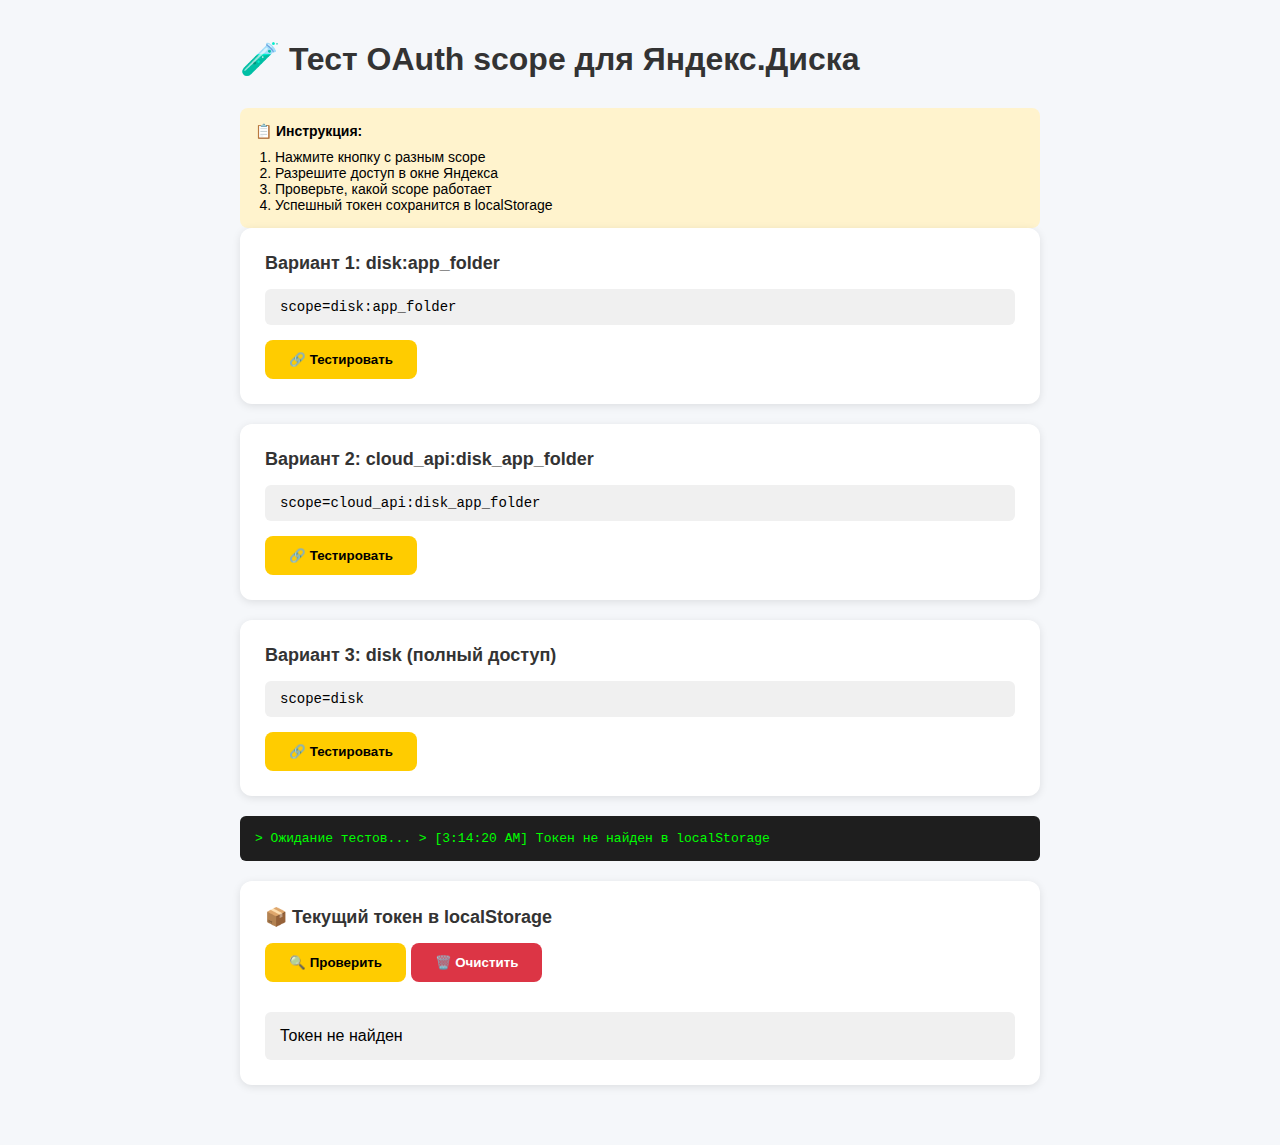
<file: test-oauth-scope.html>
<!DOCTYPE html>
<html lang="ru">
<head>
    <meta charset="UTF-8">
    <meta name="viewport" content="width=device-width, initial-scale=1.0">
    <title>Тест OAuth scope - Яндекс.Диск</title>
    <style>
        * { margin: 0; padding: 0; box-sizing: border-box; font-family: -apple-system, BlinkMacSystemFont, 'Segoe UI', sans-serif; }
        body { padding: 40px; background: #f5f7fa; }
        .container { max-width: 800px; margin: 0 auto; }
        h1 { margin-bottom: 30px; color: #333; }
        .card { background: white; padding: 25px; border-radius: 12px; margin-bottom: 20px; box-shadow: 0 2px 8px rgba(0,0,0,0.1); }
        .card h2 { margin-bottom: 15px; color: #333; font-size: 18px; }
        .scope-code { background: #f0f0f0; padding: 10px 15px; border-radius: 6px; font-family: monospace; font-size: 14px; margin-bottom: 15px; }
        .btn { display: inline-block; padding: 12px 24px; background: #fc0; color: #000; text-decoration: none; border-radius: 8px; font-weight: 600; border: none; cursor: pointer; }
        .btn:hover { background: #f9a800; }
        .result { margin-top: 15px; padding: 12px; border-radius: 6px; font-size: 14px; }
        .result.success { background: #e8f5e9; color: #2e7d32; }
        .result.error { background: #ffebee; color: #c62828; }
        .result.info { background: #e3f2fd; color: #1976d2; }
        .log { background: #1e1e1e; color: #00ff00; padding: 15px; border-radius: 6px; font-family: monospace; font-size: 13px; margin-top: 15px; max-height: 300px; overflow-y: auto; }
        .debug-info { margin-top: 20px; padding: 15px; background: #fff3cd; border-radius: 8px; font-size: 14px; }
    </style>
</head>
<body>
    <div class="container">
        <h1>🧪 Тест OAuth scope для Яндекс.Диска</h1>
        
        <div class="debug-info">
            <strong>📋 Инструкция:</strong>
            <ol style="margin-top: 10px; padding-left: 20px;">
                <li>Нажмите кнопку с разным scope</li>
                <li>Разрешите доступ в окне Яндекса</li>
                <li>Проверьте, какой scope работает</li>
                <li>Успешный токен сохранится в localStorage</li>
            </ol>
        </div>

        <div class="card">
            <h2>Вариант 1: <code>disk:app_folder</code></h2>
            <div class="scope-code">scope=disk:app_folder</div>
            <button class="btn" onclick="testScope('disk:app_folder')">🔗 Тестировать</button>
            <div id="result1" class="result" style="display:none;"></div>
        </div>

        <div class="card">
            <h2>Вариант 2: <code>cloud_api:disk_app_folder</code></h2>
            <div class="scope-code">scope=cloud_api:disk_app_folder</div>
            <button class="btn" onclick="testScope('cloud_api:disk_app_folder')">🔗 Тестировать</button>
            <div id="result2" class="result" style="display:none;"></div>
        </div>

        <div class="card">
            <h2>Вариант 3: <code>disk</code> (полный доступ)</h2>
            <div class="scope-code">scope=disk</div>
            <button class="btn" onclick="testScope('disk')">🔗 Тестировать</button>
            <div id="result3" class="result" style="display:none;"></div>
        </div>

        <div class="log" id="log">
            > Ожидание тестов...
        </div>

        <div class="card" style="margin-top: 20px;">
            <h2>📦 Текущий токен в localStorage</h2>
            <button class="btn" onclick="checkToken()" style="margin-bottom: 15px;">🔍 Проверить</button>
            <button class="btn" onclick="clearToken()" style="background: #dc3545; color: white;">🗑️ Очистить</button>
            <pre id="tokenInfo" style="margin-top: 15px; background: #f0f0f0; padding: 15px; border-radius: 6px; overflow-x: auto;"></pre>
        </div>
    </div>

    <script>
        const CLIENT_ID = '2a94b6a0e172478fb391f58901a12446';
        const REDIRECT_URI = 'https://kkav45.github.io/sopb/yandex-auth-callback.html';

        function log(message) {
            const logEl = document.getElementById('log');
            const time = new Date().toLocaleTimeString();
            logEl.innerHTML += `\n> [${time}] ${message}`;
            logEl.scrollTop = logEl.scrollHeight;
        }

        function testScope(scope) {
            log(`Запуск теста со scope: ${scope}`);
            
            const params = new URLSearchParams({
                response_type: 'token',
                client_id: CLIENT_ID,
                redirect_uri: REDIRECT_URI,
                scope: scope,
                force_confirm: 'yes'
            });

            const authUrl = `https://oauth.yandex.ru/authorize?${params}`;
            log(`Открываем: ${authUrl.substring(0, 100)}...`);

            // Открываем в новом окне
            const popup = window.open(authUrl, '_blank', 'width=600,height=700');
            
            // Слушаем сообщения от popup
            window.addEventListener('message', function handleMessage(event) {
                if (event.data && event.data.type === 'YANDEX_TOKEN') {
                    log(`✅ Токен получен для scope: ${scope}`);
                    popup.close();
                    showResult(scope, true, 'Токен успешно получен!');
                    window.removeEventListener('message', handleMessage);
                }
            });

            // Проверяем hash текущего окна (если открылось в том же окне)
            setTimeout(() => {
                const hash = window.location.hash;
                if (hash && hash.includes('access_token')) {
                    log(`✅ Токен получен (hash) для scope: ${scope}`);
                    showResult(scope, true, 'Токен успешно получен!');
                } else if (hash && hash.includes('error')) {
                    const params = new URLSearchParams(hash.substring(1));
                    const error = params.get('error');
                    const errorDesc = params.get('error_description');
                    log(`❌ Ошибка: ${error} - ${errorDesc}`);
                    showResult(scope, false, `${error}: ${errorDesc}`);
                }
            }, 3000);
        }

        function showResult(scope, success, message) {
            let resultId;
            if (scope === 'disk:app_folder') resultId = 'result1';
            else if (scope === 'cloud_api:disk_app_folder') resultId = 'result2';
            else resultId = 'result3';

            const el = document.getElementById(resultId);
            el.style.display = 'block';
            el.className = `result ${success ? 'success' : 'error'}`;
            el.textContent = message;
        }

        function checkToken() {
            const tokenStr = localStorage.getItem('yandex-disk-token');
            const pre = document.getElementById('tokenInfo');
            
            if (!tokenStr) {
                pre.textContent = 'Токен не найден';
                log('Токен не найден в localStorage');
                return;
            }

            try {
                const token = JSON.parse(tokenStr);
                const expiresAt = token.expiresAt ? new Date(token.expiresAt).toLocaleString() : 'Н/Д';
                const isExpired = Date.now() >= token.expiresAt;
                
                pre.textContent = JSON.stringify({
                    'Access Token': token.accessToken ? token.accessToken.substring(0, 30) + '...' : 'Нет',
                    'Refresh Token': token.refreshToken ? 'Есть' : 'Нет',
                    'Истекает': expiresAt,
                    'Истёк': isExpired ? '❌ Да' : '✅ Нет'
                }, null, 2);
                
                log('Токен найден: ' + (isExpired ? 'истёк' : 'действителен'));
            } catch (e) {
                pre.textContent = 'Ошибка чтения токена: ' + e.message;
            }
        }

        function clearToken() {
            localStorage.removeItem('yandex-disk-token');
            document.getElementById('tokenInfo').textContent = 'Токен удалён';
            log('Токен очищен из localStorage');
        }

        // Обработка callback после возврата от Яндекса
        window.addEventListener('DOMContentLoaded', () => {
            const hash = window.location.hash;
            if (hash && hash.includes('access_token')) {
                const params = new URLSearchParams(hash.substring(1));
                const accessToken = params.get('access_token');
                const expiresIn = params.get('expires_in');

                if (accessToken) {
                    localStorage.setItem('yandex-disk-token', JSON.stringify({
                        accessToken: accessToken,
                        refreshToken: null,
                        expiresAt: Date.now() + (parseInt(expiresIn) || 31536000) * 1000
                    }));

                    log('✅ Токен сохранён в localStorage');
                    
                    // Очищаем hash
                    window.history.replaceState({}, '', window.location.pathname);
                    
                    // Показываем успех
                    alert('✅ Авторизация успешна!\nТокен сохранён в localStorage.');
                }
            } else if (hash && hash.includes('error')) {
                const params = new URLSearchParams(hash.substring(1));
                const error = params.get('error');
                const errorDesc = params.get('error_description');
                
                log(`❌ Ошибка авторизации: ${error} - ${errorDesc}`);
                alert(`❌ Ошибка авторизации\n\n${error}: ${errorDesc}`);
                
                // Очищаем hash
                window.history.replaceState({}, '', window.location.pathname);
            }

            checkToken();
        });
    </script>
</body>
</html>
</file>
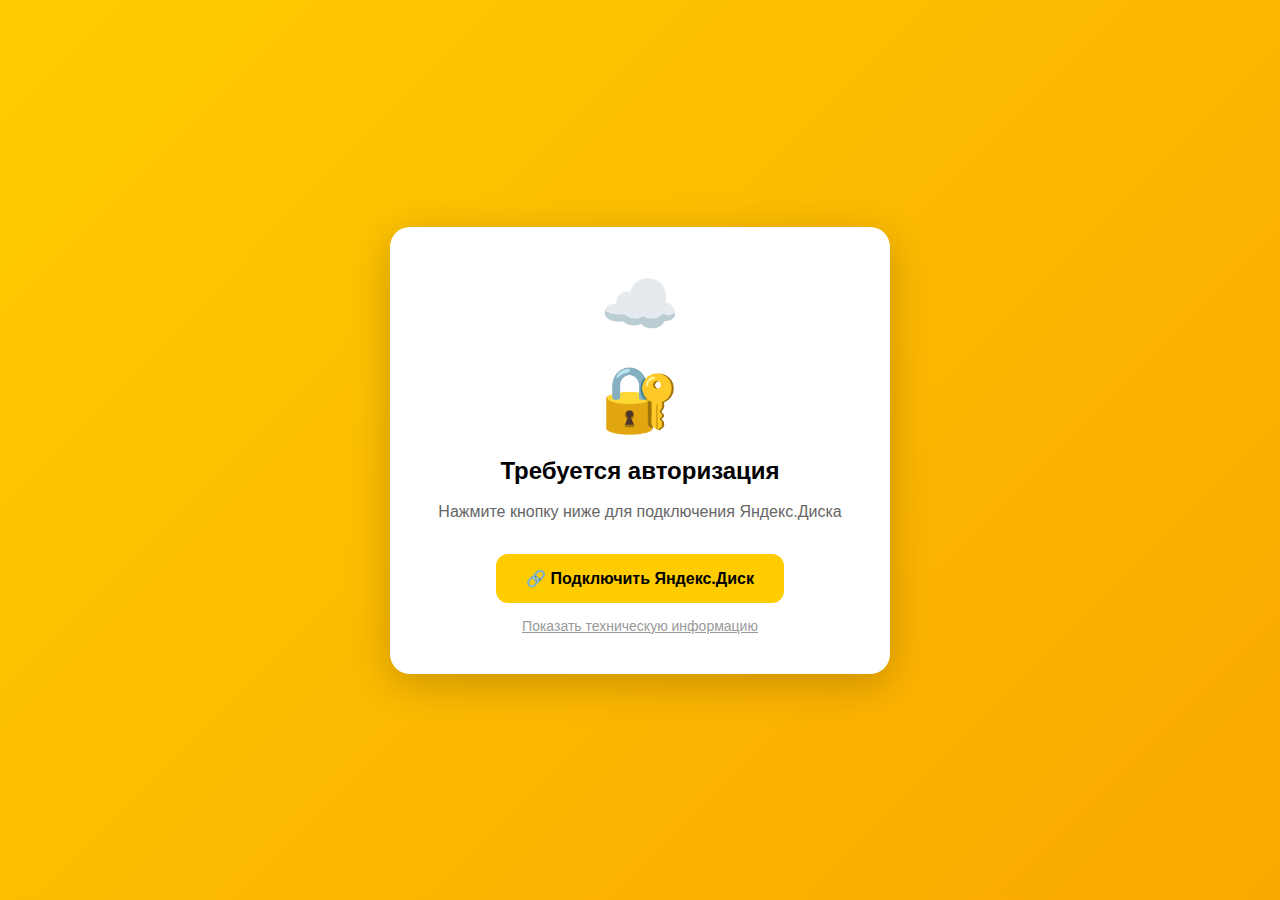
<file: yandex-auth-callback.html>
<!DOCTYPE html>
<html lang="ru">
<head>
    <meta charset="UTF-8">
    <meta name="viewport" content="width=device-width, initial-scale=1.0">
    <title>Яндекс.Диск - Авторизация</title>
    <meta name="apple-mobile-web-app-capable" content="no">
    <meta name="mobile-web-app-capable" content="no">
    <meta name="google" content="notranslate">
    <meta name="referrer" content="no-referrer">
    <style>
        * {
            margin: 0;
            padding: 0;
            box-sizing: border-box;
            font-family: -apple-system, BlinkMacSystemFont, 'Segoe UI', Roboto, sans-serif;
        }
        
        body {
            display: flex;
            align-items: center;
            justify-content: center;
            min-height: 100vh;
            background: linear-gradient(135deg, #fc0 0%, #f9a800 100%);
            padding: 20px;
        }
        
        .container {
            background: white;
            border-radius: 20px;
            padding: 40px;
            max-width: 500px;
            width: 100%;
            text-align: center;
            box-shadow: 0 10px 40px rgba(0,0,0,0.2);
        }
        
        .icon {
            font-size: 64px;
            margin-bottom: 20px;
        }
        
        h1 {
            font-size: 24px;
            font-weight: 700;
            margin-bottom: 15px;
            color: #000;
        }
        
        .message {
            font-size: 16px;
            color: #666;
            line-height: 1.5;
            margin-bottom: 30px;
        }
        
        .spinner {
            width: 40px;
            height: 40px;
            border: 4px solid #f0f0f0;
            border-top-color: #fc0;
            border-radius: 50%;
            animation: spin 1s linear infinite;
            margin: 0 auto 20px;
        }
        
        @keyframes spin {
            to { transform: rotate(360deg); }
        }
        
        .status {
            display: flex;
            align-items: center;
            justify-content: center;
            gap: 10px;
            padding: 15px;
            border-radius: 12px;
            margin-bottom: 20px;
        }
        
        .status.success {
            background: #e8f5e9;
            color: #2e7d32;
        }
        
        .status.error {
            background: #ffebee;
            color: #c62828;
        }
        
        .button {
            display: inline-block;
            padding: 15px 30px;
            background: #fc0;
            color: #000;
            text-decoration: none;
            border-radius: 12px;
            font-weight: 600;
            transition: all 0.2s;
            border: none;
            cursor: pointer;
            font-size: 16px;
        }
        
        .button:hover {
            background: #f9a800;
            transform: translateY(-2px);
        }
        
        .button:active {
            transform: translateY(0);
        }
        
        .debug-info {
            margin-top: 20px;
            padding: 15px;
            background: #f5f7fa;
            border-radius: 8px;
            font-size: 12px;
            text-align: left;
            display: none;
        }
        
        .show-debug {
            margin-top: 15px;
            color: #999;
            font-size: 14px;
            cursor: pointer;
            text-decoration: underline;
        }
    </style>
</head>
<body>
    <div class="container">
        <div class="icon">☁️</div>
        
        <div id="loading">
            <div class="spinner"></div>
            <h1>Обработка авторизации...</h1>
            <p class="message">Пожалуйста, подождите</p>
        </div>
        
        <div id="success" style="display: none;">
            <div class="status success">
                <span style="font-size: 24px">✓</span>
                <span>Авторизация успешна!</span>
            </div>
            <h1>Яндекс.Диск подключён</h1>
            <p class="message">Теперь вы можете вернуться в приложение</p>
            <button class="button" onclick="closeWindow()">Закрыть окно</button>
        </div>
        
        <div id="error" style="display: none;">
            <div class="status error">
                <span style="font-size: 24px">✗</span>
                <span>Ошибка авторизации</span>
            </div>
            <h1>Что-то пошло не так</h1>
            <p class="message" id="errorMessage">Не удалось получить токен доступа</p>
            <button class="button" onclick="retryAuth()">Попробовать снова</button>
        </div>

        <div id="manualAuth" style="display: none;">
            <div class="icon">🔐</div>
            <h1>Требуется авторизация</h1>
            <p class="message">Нажмите кнопку ниже для подключения Яндекс.Диска</p>
            <button class="button" onclick="startManualAuth()">🔗 Подключить Яндекс.Диск</button>
        </div>
        
        <div class="show-debug" onclick="toggleDebug()">Показать техническую информацию</div>
        
        <div class="debug-info" id="debugInfo"></div>
    </div>

    <script>
        // Отключаем PWA install prompt
        window.addEventListener('beforeinstallprompt', (e) => {
            e.preventDefault();
            console.log('Install prompt prevented');
        });

        window.addEventListener('appinstalled', () => {
            console.log('App installed');
        });

        // Основная логика обработки токена
        document.addEventListener('DOMContentLoaded', function() {
            handleAuthCallback();
        });

        function handleAuthCallback() {
            const hash = window.location.hash;
            const urlParams = new URLSearchParams(window.location.search);

            console.log('[Auth Callback] Full URL:', window.location.href);
            console.log('[Auth Callback] Hash:', hash);
            console.log('[Auth Callback] Search:', window.location.search);

            // Пробуем получить токен из hash (response_type=token)
            let token = null;
            let error = null;
            let errorDescription = null;

            if (hash && hash.includes('access_token')) {
                // Формат: #access_token=xxx&token_type=bearer&expires_in=31536000
                const hashParams = new URLSearchParams(hash.substring(1));
                token = hashParams.get('access_token');
                error = hashParams.get('error');
                errorDescription = hashParams.get('error_description');
            } else if (urlParams.get('access_token')) {
                // Формат: ?access_token=xxx&token_type=bearer&expires_in=31536000
                token = urlParams.get('access_token');
                error = urlParams.get('error');
                errorDescription = urlParams.get('error_description');
            } else if (urlParams.get('error')) {
                // Ошибка пришла в query параметрах
                error = urlParams.get('error');
                errorDescription = urlParams.get('error_description');
            } else if (hash && hash.includes('error')) {
                // Ошибка в hash
                const hashParams = new URLSearchParams(hash.substring(1));
                error = hashParams.get('error');
                errorDescription = hashParams.get('error_description');
            }

            // Показываем debug информацию
            showDebugInfo({
                'URL': window.location.href,
                'Hash': hash || '(пустой)',
                'Search': window.location.search || '(пустой)',
                'Token': token ? token.substring(0, 20) + '...' : 'Не найден',
                'Error': error || 'Нет',
                'Error Description': errorDescription || 'Нет'
            });

            if (error) {
                const errorMsg = errorDescription || 'Ошибка от Яндекс: ' + error;
                console.error('[Auth Callback] Error:', errorMsg);
                showError(errorMsg);
                return;
            }

            if (!token) {
                console.warn('[Auth Callback] Token not found. Redirecting to auth...');
                // Токен не получен - возможно, пользователь ещё не авторизовался
                // Показываем кнопку для ручной авторизации
                showManualAuthButton();
                return;
            }

            // Токен получен успешно
            processToken(token);
        }
        
        function processToken(token) {
            // Сохраняем токен в localStorage (используем тот же ключ как в yandex-disk.service.js)
            localStorage.setItem('yandex-disk-token', JSON.stringify({
                accessToken: token,
                refreshToken: null,
                expiresAt: Date.now() + 31536000 * 1000 // 1 год
            }));

            // Показываем успех
            document.getElementById('loading').style.display = 'none';
            document.getElementById('success').style.display = 'block';

            // Если открыто в том же окне (не popup), перенаправляем назад
            if (window.opener) {
                // Отправляем токен родительскому окну
                window.opener.postMessage({
                    type: 'YANDEX_TOKEN',
                    token: token
                }, '*');

                // Закрываем через 2 секунды
                setTimeout(() => {
                    window.close();
                }, 2000);
            }
        }
        
        function showError(message) {
            document.getElementById('loading').style.display = 'none';
            document.getElementById('error').style.display = 'block';
            document.getElementById('errorMessage').textContent = message;
        }
        
        function showManualAuthButton() {
            document.getElementById('loading').style.display = 'none';
            document.getElementById('manualAuth').style.display = 'block';
        }

        function startManualAuth() {
            // Конфигурация OAuth
            const clientId = '2a94b6a0e172478fb391f58901a12446';
            const redirectUri = 'https://kkav45.github.io/sopb/yandex-auth-callback.html';

            // Формируем URL для авторизации
            // disk:app_folder - для Implicit Flow (response_type=token)
            const authUrl = `https://oauth.yandex.ru/authorize?response_type=token&client_id=${clientId}&redirect_uri=${encodeURIComponent(redirectUri)}&scope=disk:app_folder&force_confirm=yes`;

            console.log('[Manual Auth] Redirecting to:', authUrl);

            // Перенаправляем пользователя на страницу авторизации
            window.location.href = authUrl;
        }

        function closeWindow() {
            if (window.opener) {
                window.opener.postMessage({ type: 'YANDEX_CLOSE' }, '*');
            }
            window.close();
        }
        
        function retryAuth() {
            // Перезагружаем страницу для повторной авторизации
            window.location.href = window.location.pathname;
        }
        
        function toggleDebug() {
            const debugEl = document.getElementById('debugInfo');
            debugEl.style.display = debugEl.style.display === 'block' ? 'none' : 'block';
        }
        
        function showDebugInfo(info) {
            const debugEl = document.getElementById('debugInfo');
            let html = '<strong>Техническая информация:</strong><br><br>';
            
            for (const [key, value] of Object.entries(info)) {
                html += `<strong>${key}:</strong> ${value}<br>`;
            }
            
            debugEl.innerHTML = html;
        }
        
        // Обработка сообщений от родительского окна
        window.addEventListener('message', function(event) {
            if (event.data && event.data.type === 'YANDEX_REQUEST_TOKEN') {
                const hash = window.location.hash;
                if (hash && hash.includes('access_token')) {
                    window.opener.postMessage({
                        type: 'YANDEX_TOKEN',
                        hash: hash
                    }, '*');
                }
            }
        });
    </script>
</body>
</html>
</file>
